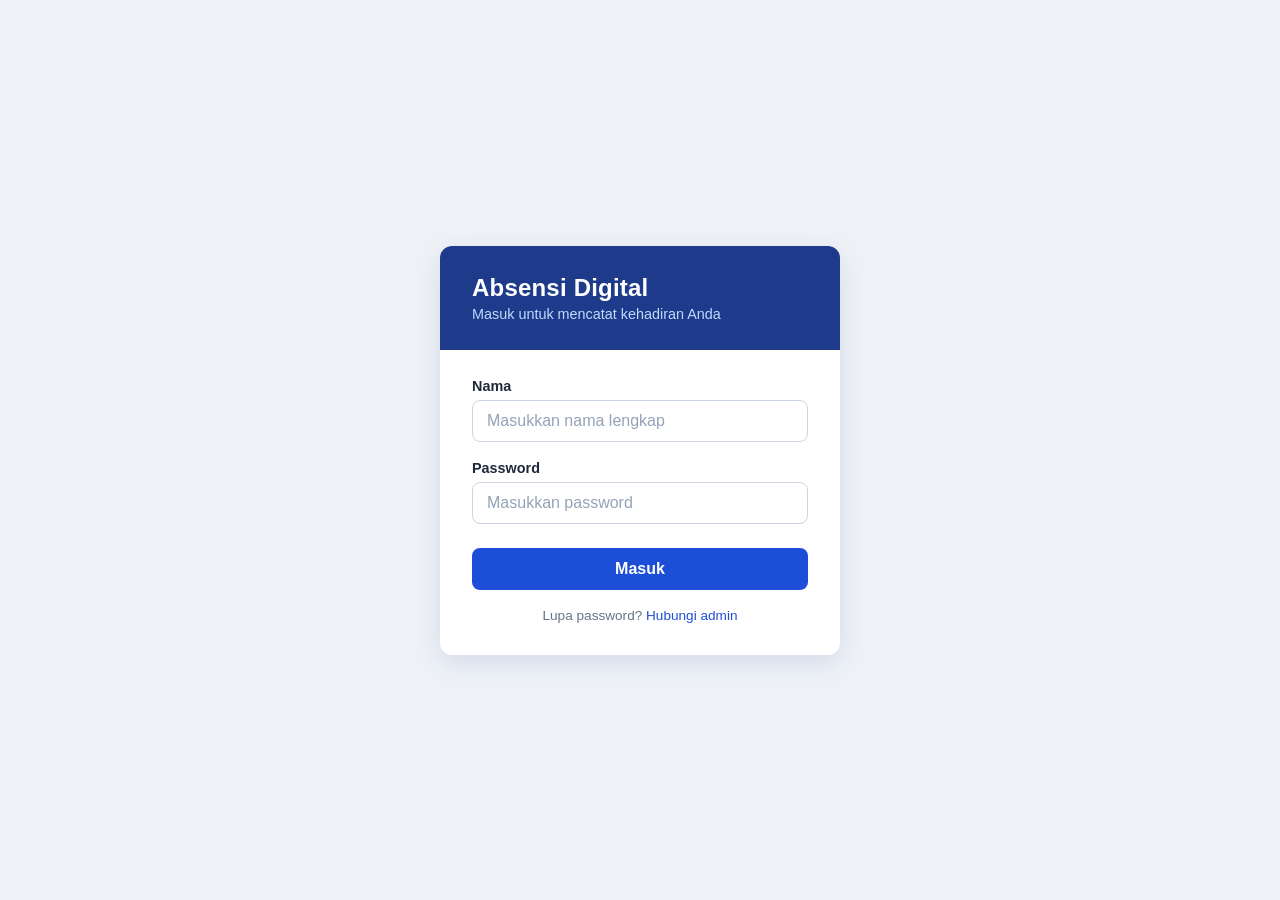
<file: index.html>
<!DOCTYPE html>
<html lang="id">
<head>
  <meta charset="UTF-8">
  <meta name="viewport" content="width=device-width, initial-scale=1">
  <title>Masuk – Absensi Digital</title>
  <link rel="stylesheet" href="style.css">
</head>
<body>

  <main class="kartu">
    <div class="kepala">
      <h1>Absensi Digital</h1>
      <p>Masuk untuk mencatat kehadiran Anda</p>
    </div>

    <form action="#" method="post">
      <div class="kolom">
        <label for="nama">Nama</label>
        <input type="text" id="nama" name="nama" placeholder="Masukkan nama lengkap" autocomplete="username" required>
      </div>

      <div class="kolom">
        <label for="password">Password</label>
        <input type="password" id="password" name="password" placeholder="Masukkan password" autocomplete="current-password" required>
      </div>

      <button type="submit">Masuk</button>

      <p class="bantuan">Lupa password? <a href="#">Hubungi admin</a></p>
    </form>
  </main>

</body>
</html>
</file>
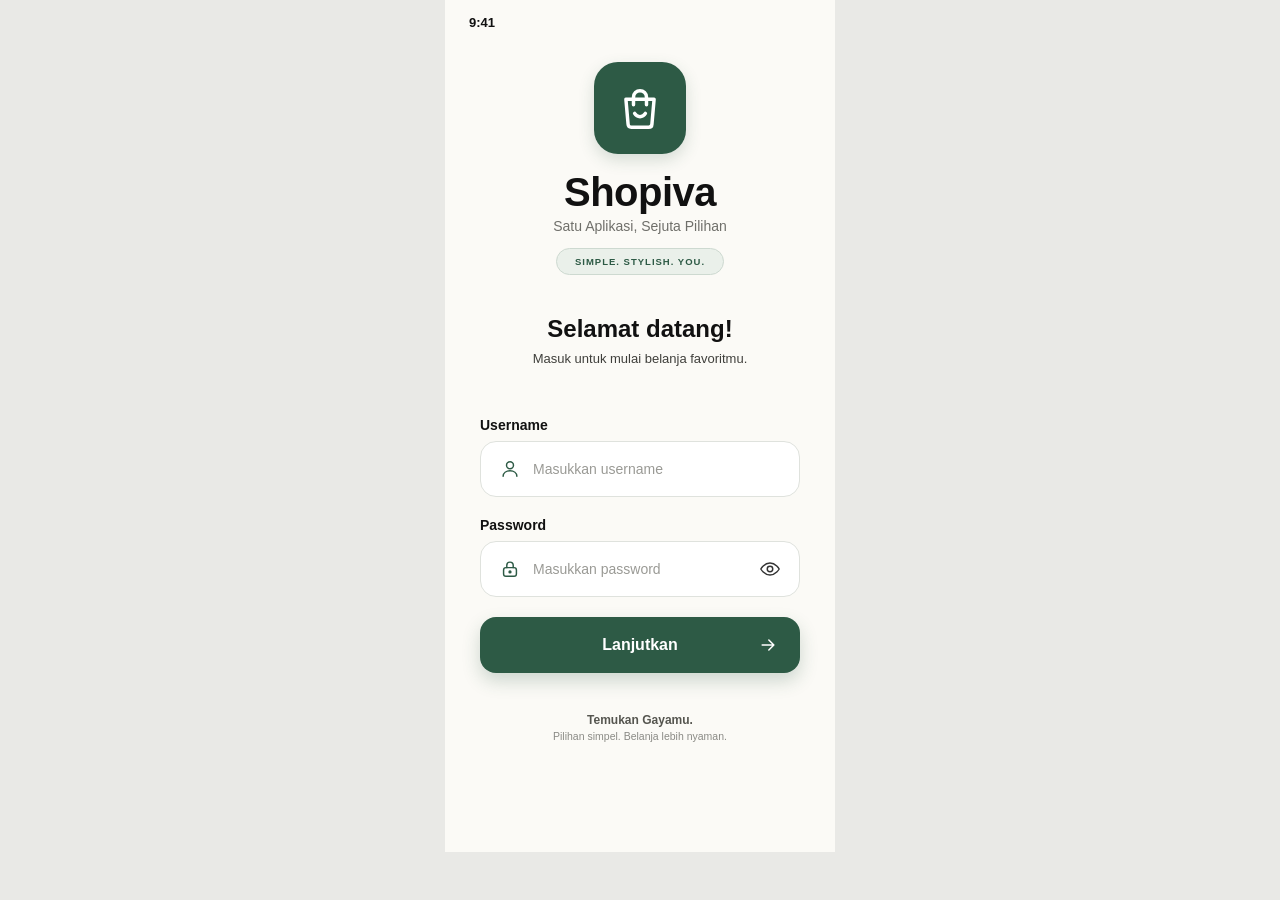
<file: AdministrasiDigitalLogin/index.html>
<!DOCTYPE html>
<html lang="id">
<head>
  <meta charset="UTF-8">
  <meta name="viewport" content="width=device-width, initial-scale=1.0">
  <title>Shopiva - Login</title>
  <link rel="stylesheet" href="style.css">
</head>
<body>
  <div class="phone">

    <div class="status-bar">
      <span class="time">9:41</span>
    </div>

    <header class="brand">
      <div class="logo">
        <svg width="52" height="52" viewBox="0 0 24 24" fill="none" stroke="#fff" stroke-width="1.6" stroke-linecap="round" stroke-linejoin="round">
          <path d="M5.5 8h13l-1 11.5a1.5 1.5 0 0 1-1.5 1.4H8a1.5 1.5 0 0 1-1.5-1.4L5.500 8z"/>
          <path d="M9 10.5V7a3 3 0 0 1 6 0v3.5"/>
          <path d="M9.500 14.500c.6 1 1.5 1.500 2.500 1.500s1.900-.5 2.500-1.500"/>
        </svg>
      </div>
      <h1>Shopiva</h1>
      <p class="tagline">Satu Aplikasi, Sejuta Pilihan</p>
      <span class="pill">SIMPLE. STYLISH. YOU.</span>
    </header>

    <section class="welcome">
      <h2>Selamat datang!</h2>
      <p>Masuk untuk mulai belanja favoritmu.</p>
    </section>

    <form class="form" onsubmit="return false;">
      <label for="username">Username</label>
      <div class="input">
        <svg class="icon-left" width="22" height="22" viewBox="0 0 24 24" fill="none" stroke="#2d5a45" stroke-width="1.6" stroke-linecap="round" stroke-linejoin="round">
          <circle cx="12" cy="8" r="3.800"/>
          <path d="M4.500 20c0-3.700 3.400-6 7.500-6s7.500 2.300 7.500 6"/>
        </svg>
        <input type="text" id="username" placeholder="Masukkan username" autocomplete="username">
      </div>

      <label for="password">Password</label>
      <div class="input">
        <svg class="icon-left" width="22" height="22" viewBox="0 0 24 24" fill="none" stroke="#2d5a45" stroke-width="1.6" stroke-linecap="round" stroke-linejoin="round">
          <rect x="5" y="10.500" width="14" height="9.500" rx="2.500"/>
          <path d="M8.500 10.500V8a3.500 3.500 0 0 1 7 0v2.500"/>
          <circle cx="12" cy="15.200" r="1" fill="#2d5a45"/>
        </svg>
        <input type="password" id="password" placeholder="Masukkan password" autocomplete="current-password">
        <svg class="icon-right" id="toggle" width="22" height="22" viewBox="0 0 24 24" fill="none" stroke="#333" stroke-width="1.6" stroke-linecap="round" stroke-linejoin="round">
          <path d="M2 12s3.600-6.500 10-6.500S22 12 22 12s-3.600 6.500-10 6.500S2 12 2 12z"/>
          <circle cx="12" cy="12" r="3"/>
        </svg>
      </div>

      <button type="submit" class="btn">
        <span>Lanjutkan</span>
        <svg width="20" height="20" viewBox="0 0 24 24" fill="none" stroke="#fff" stroke-width="1.800" stroke-linecap="round" stroke-linejoin="round">
          <path d="M5 12h14M13 6l6 6-6 6"/>
        </svg>
      </button>
    </form>

    <footer class="footer">
      <strong>Temukan Gayamu.</strong>
      <span>Pilihan simpel. Belanja lebih nyaman.</span>
    </footer>

  </div>

  <script>
   
    const pass = document.getElementById('password');
    document.getElementById('toggle').addEventListener('click', () => {
      pass.type = pass.type === 'password' ? 'text' : 'password';
    });
  </script>
</body>
</html>
</file>
<file: style.css>
:root {
  --biru: #1d4ed8;
  --biru-tua: #1e3a8a;
  --teks: #1e293b;
  --teks-redup: #64748b;
  --garis: #cbd5e1;
  --latar: #eef2f7;
  --kartu: #ffffff;
}

* { box-sizing: border-box; margin: 0; padding: 0; }

body {
  min-height: 100vh;
  display: flex;
  align-items: center;
  justify-content: center;
  padding: 24px;
  background: var(--latar);
  color: var(--teks);
  font-family: "Segoe UI", Tahoma, Arial, sans-serif;
}

.kartu {
  width: 100%;
  max-width: 400px;
  background: var(--kartu);
  border-radius: 12px;
  overflow: hidden;
  box-shadow: 0 8px 24px rgba(30, 58, 138, 0.12);
}

.kepala {
  background: var(--biru-tua);
  color: #fff;
  padding: 28px 32px;
}

.kepala h1 {
  font-size: 1.5rem;
  font-weight: 700;
  letter-spacing: 0.2px;
}

.kepala p {
  margin-top: 4px;
  font-size: 0.9rem;
  color: #bfdbfe;
}

form { padding: 28px 32px 32px; }

.kolom { margin-bottom: 18px; }

label {
  display: block;
  margin-bottom: 6px;
  font-size: 0.9rem;
  font-weight: 600;
}

input {
  width: 100%;
  padding: 11px 14px;
  font-size: 1rem;
  color: var(--teks);
  border: 1.5px solid var(--garis);
  border-radius: 8px;
  background: #fff;
}

input::placeholder { color: #94a3b8; }

input:focus {
  outline: none;
  border-color: var(--biru);
  box-shadow: 0 0 0 3px rgba(29, 78, 216, 0.2);
}

button {
  width: 100%;
  margin-top: 6px;
  padding: 12px;
  font-size: 1rem;
  font-weight: 600;
  color: #fff;
  background: var(--biru);
  border: none;
  border-radius: 8px;
  cursor: pointer;
}

button:hover { background: var(--biru-tua); }

button:focus-visible {
  outline: 3px solid rgba(29, 78, 216, 0.4);
  outline-offset: 2px;
}

.bantuan {
  margin-top: 18px;
  text-align: center;
  font-size: 0.85rem;
  color: var(--teks-redup);
}

.bantuan a { color: var(--biru); text-decoration: none; }
.bantuan a:hover { text-decoration: underline; }
</file>
<file: AdministrasiDigitalLogin/style.css>
* {
  margin: 0;
  padding: 0;
  box-sizing: border-box;
}

:root {
  --green: #2d5a45;
  --green-soft: #eaf0ea;
  --green-line: #cdd9d0;
  --bg: #fbfaf6;
  --text: #1c1c1c;
  --muted: #8a8a85;
  --border: #dfe2dd;
}

body {
  font-family: "Poppins", "Inter", "Segoe UI", Arial, sans-serif;
  background: #e9e9e6;
  display: flex;
  justify-content: center;
  color: var(--text);
}

.phone {
  position: relative;
  width: 100%;
  max-width: 390px;
  min-height: 852px;
  background: var(--bg);
  padding: 0 35px;
  text-align: center;
}

.status-bar {
  height: 44px;
  display: flex;
  align-items: center;
  margin: 0 -35px;
  padding: 0 24px;
}
.time {
  font-size: 13px;
  font-weight: 600;
  color: #111;
}

.brand {
  margin-top: 18px;
  display: flex;
  flex-direction: column;
  align-items: center;
}
.logo {
  width: 92px;
  height: 92px;
  background: var(--green);
  border-radius: 24px;
  display: flex;
  align-items: center;
  justify-content: center;
  box-shadow: 0 6px 16px rgba(45, 90, 69, 0.18);
}
.logo svg {
  width: 52px;
  height: 52px;
}
.brand h1 {
  margin-top: 14px;
  font-size: 40px;
  line-height: 48px;
  font-weight: 700;
  letter-spacing: -0.5px;
  color: #111;
}
.tagline {
  margin-top: 2px;
  font-size: 14px;
  color: #6f6f6a;
}
.pill {
  margin-top: 14px;
  display: inline-block;
  padding: 7px 18px;
  background: var(--green-soft);
  border: 1px solid var(--green-line);
  border-radius: 999px;
  font-size: 9.5px;
  font-weight: 600;
  letter-spacing: 1px;
  color: var(--green);
}

.welcome {
  position: relative;
  margin-top: 18px;
  height: 96px;
  padding-top: 20px;
}
.welcome h2 {
  font-size: 24px;
  line-height: 32px;
  font-weight: 700;
  color: #111;
}
.welcome p {
  margin-top: 6px;
  font-size: 13px;
  color: #3f3f3b;
}

.form {
  margin-top: 28px;
  text-align: left;
}
.form label {
  display: block;
  font-size: 14px;
  font-weight: 600;
  color: #111;
  margin-bottom: 8px;
}
.input {
  position: relative;
  height: 56px;
  background: #fff;
  border: 1px solid var(--border);
  border-radius: 16px;
  margin-bottom: 20px;
  display: flex;
  align-items: center;
}
.input input {
  width: 100%;
  height: 100%;
  border: none;
  outline: none;
  background: transparent;
  padding: 0 48px 0 52px;
  font-family: inherit;
  font-size: 14px;
  color: #111;
}
.input input::placeholder {
  color: #9a9a95;
}
.input:focus-within {
  border-color: var(--green);
}
.icon-left {
  position: absolute;
  left: 18px;
  width: 22px;
  height: 22px;
}
.icon-right {
  position: absolute;
  right: 18px;
  width: 22px;
  height: 22px;
  cursor: pointer;
}

.btn {
  position: relative;
  width: 100%;
  height: 56px;
  margin-top: 4px;
  border: none;
  border-radius: 16px;
  background: var(--green);
  color: #fff;
  font-family: inherit;
  font-size: 16px;
  font-weight: 600;
  cursor: pointer;
  display: flex;
  align-items: center;
  justify-content: center;
  box-shadow: 0 8px 18px rgba(45, 90, 69, 0.22);
}
.btn svg {
  position: absolute;
  right: 22px;
  width: 20px;
  height: 20px;
}
.btn:active {
  transform: scale(0.98);
}

.footer {
  margin-top: 40px;
  display: flex;
  flex-direction: column;
  gap: 3px;
}
.footer strong {
  font-size: 12px;
  font-weight: 600;
  color: #55554f;
}
.footer span {
  font-size: 10.5px;
  color: var(--muted);
}

.home-indicator {
  position: absolute;
  bottom: 10px;
  left: 0;
  right: 0;
  font-size: 8px;
  color: #bdbdb8;
}
</file>
